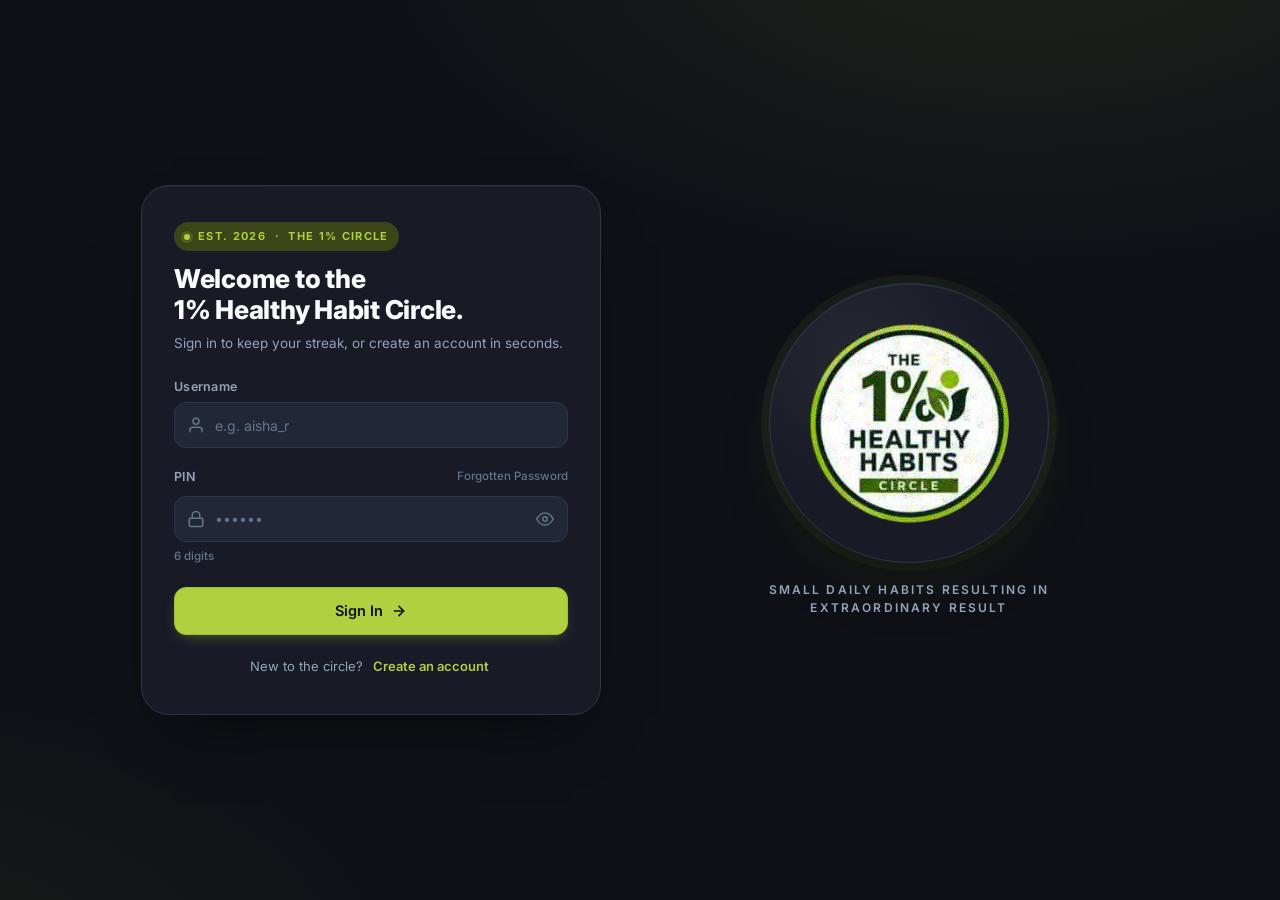
<file: Login/index.html>
<!DOCTYPE html>
<html lang="en">
<head>
  <meta charset="UTF-8">
  <meta name="viewport" content="width=device-width, initial-scale=1.0, viewport-fit=cover">
  <meta name="description" content="1% Healthy Habit Circle — sign in or create your account.">
  <title>1% Healthy Habit — Sign In</title>
  <link rel="icon" type="image/png" href="assets/logo-original.png">
  <link rel="preconnect" href="https://fonts.googleapis.com">
  <link rel="preconnect" href="https://fonts.gstatic.com" crossorigin>
  <link href="https://fonts.googleapis.com/css2?family=Inter:wght@400;500;600;700;800&display=swap" rel="stylesheet">
  <link rel="stylesheet" href="css/styles.css">
</head>
<body>

  <main class="auth-shell">
    <!-- LEFT: Auth card -->
    <section class="auth-card" aria-label="Sign in or create account">
      <header class="auth-head">
        <p class="auth-eyebrow">
          <span class="auth-eyebrow-dot" aria-hidden="true"></span>
          EST. 2026 &nbsp;·&nbsp; THE 1% CIRCLE
        </p>
        <h1 class="auth-welcome">Welcome to the<br>1% Healthy Habit Circle.</h1>
        <p class="auth-sub" id="authSub">Sign in to keep your streak, or create an account in seconds.</p>
      </header>

      <form id="authForm" class="auth-form" novalidate>
        <!-- Username -->
        <label class="field">
          <span class="field-label">Username</span>
          <div class="field-input-wrap">
            <svg class="field-icon" viewBox="0 0 24 24" width="18" height="18" fill="none" stroke="currentColor" stroke-width="2" stroke-linecap="round" stroke-linejoin="round" aria-hidden="true">
              <path d="M20 21v-2a4 4 0 0 0-4-4H8a4 4 0 0 0-4 4v2"></path>
              <circle cx="12" cy="7" r="4"></circle>
            </svg>
            <input id="usernameInput" name="username" type="text" class="text-input has-icon"
                   placeholder="e.g. aisha_r" autocomplete="username" autocapitalize="off" spellcheck="false" required>
          </div>
          <span class="field-error" id="usernameError" hidden>Please enter a username.</span>
        </label>

        <!-- PIN -->
        <label class="field">
          <span class="field-label">
            <span>PIN</span>
            <button id="forgotLink" class="forgot-link" type="button">Forgotten Password</button>
          </span>
          <div class="field-input-wrap">
            <svg class="field-icon" viewBox="0 0 24 24" width="18" height="18" fill="none" stroke="currentColor" stroke-width="2" stroke-linecap="round" stroke-linejoin="round" aria-hidden="true">
              <rect x="3" y="11" width="18" height="11" rx="2" ry="2"></rect>
              <path d="M7 11V7a5 5 0 0 1 10 0v4"></path>
            </svg>
            <input id="pinInput" name="pin" type="password" class="text-input has-icon"
                   placeholder="••••••" inputmode="numeric" pattern="[0-9]*" minlength="6" maxlength="6"
                   autocomplete="one-time-code" required>
            <button id="togglePinBtn" class="field-trailing" type="button" aria-label="Show PIN" title="Show PIN">
              <svg class="ico-eye" viewBox="0 0 24 24" width="18" height="18" fill="none" stroke="currentColor" stroke-width="2" stroke-linecap="round" stroke-linejoin="round" aria-hidden="true">
                <path d="M1 12s4-8 11-8 11 8 11 8-4 8-11 8-11-8-11-8z"></path>
                <circle cx="12" cy="12" r="3"></circle>
              </svg>
              <svg class="ico-eye-off" viewBox="0 0 24 24" width="18" height="18" fill="none" stroke="currentColor" stroke-width="2" stroke-linecap="round" stroke-linejoin="round" aria-hidden="true">
                <path d="M17.94 17.94A10.07 10.07 0 0 1 12 20c-7 0-11-8-11-8a18.45 18.45 0 0 1 5.06-5.94"></path>
                <path d="M9.9 4.24A9.12 9.12 0 0 1 12 4c7 0 11 8 11 8a18.5 18.5 0 0 1-2.16 3.19"></path>
                <path d="M14.12 14.12a3 3 0 1 1-4.24-4.24"></path>
                <line x1="1" y1="1" x2="23" y2="23"></line>
              </svg>
            </button>
          </div>
          <span class="field-meta" id="pinMeta" hidden>6 digits</span>
          <span class="field-error" id="pinError" hidden>Please, enter a six digit password.</span>
        </label>

        <!-- Signup-only: Gmail -->
        <label class="field" id="gmailField" hidden>
          <span class="field-label">
            <span>Gmail <span class="field-optional">(optional)</span></span>
          </span>
          <div class="field-input-wrap">
            <svg class="field-icon" viewBox="0 0 24 24" width="18" height="18" fill="none" stroke="currentColor" stroke-width="2" stroke-linecap="round" stroke-linejoin="round" aria-hidden="true">
              <path d="M4 4h16c1.1 0 2 .9 2 2v12c0 1.1-.9 2-2 2H4c-1.1 0-2-.9-2-2V6c0-1.1.9-2 2-2z"></path>
              <polyline points="22,6 12,13 2,6"></polyline>
            </svg>
            <input id="gmailInput" name="gmail" type="email" class="text-input has-icon"
                   placeholder="you@gmail.com (only used to recover your account)" autocomplete="email" spellcheck="false">
          </div>
          <span class="field-error" id="gmailError" hidden>Enter a valid Gmail address.</span>
          <span class="field-help">Optional. If you add one, we'll send a code to verify it before creating your account.</span>
          <button id="sendCodeBtn" class="btn btn-ghost" type="button" disabled>
            <span id="sendCodeLabel">Send Code</span>
          </button>
        </label>

        <button id="authSubmit" class="btn btn-primary auth-submit" type="submit">
          <span id="authSubmitLabel">Sign In</span>
          <svg viewBox="0 0 24 24" width="16" height="16" fill="none" stroke="currentColor" stroke-width="2.4" stroke-linecap="round" stroke-linejoin="round" aria-hidden="true">
            <line x1="5" y1="12" x2="19" y2="12"></line>
            <polyline points="12 5 19 12 12 19"></polyline>
          </svg>
        </button>

        <p class="auth-switch">
          <span id="authSwitchPrompt">New to the circle?</span>
          <button id="authSwitchBtn" type="button" class="link-btn">Create an account</button>
        </p>
      </form>
    </section>

    <!-- RIGHT: Logo + tagline -->
    <aside class="auth-side" aria-hidden="true">
      <div class="auth-logo-glow"></div>
      <div class="auth-logo-ring">
        <img class="auth-logo" src="assets/logo-original.png" alt="">
      </div>
      <p class="auth-tagline">SMALL DAILY HABITS RESULTING IN EXTRAORDINARY RESULT</p>
    </aside>
  </main>

  <!-- ============== FORGOT PASSWORD MODAL ============== -->
  <div id="forgotModal" class="modal" hidden aria-hidden="true" role="dialog" aria-modal="true" aria-labelledby="forgotTitle">
    <div class="modal-backdrop" data-close-modal></div>
    <div class="modal-card" role="document">
      <button class="modal-close" type="button" aria-label="Close" data-close-modal>&times;</button>
      <header class="modal-head">
        <p class="auth-eyebrow">
          <span class="auth-eyebrow-dot" aria-hidden="true"></span>
          RECOVER YOUR ACCOUNT
        </p>
        <h2 class="modal-title" id="forgotTitle">Forgotten password?</h2>
        <p class="modal-sub">Enter your username. If it matches an account, we'll email a 5-digit code to the Gmail you signed up with(if you added one while creating an account).</p>
      </header>
      <form id="forgotForm" class="auth-form" novalidate>
        <label class="field">
          <span class="field-label">Username</span>
          <div class="field-input-wrap">
            <svg class="field-icon" viewBox="0 0 24 24" width="18" height="18" fill="none" stroke="currentColor" stroke-width="2" stroke-linecap="round" stroke-linejoin="round" aria-hidden="true">
              <path d="M20 21v-2a4 4 0 0 0-4-4H8a4 4 0 0 0-4 4v2"></path>
              <circle cx="12" cy="7" r="4"></circle>
            </svg>
            <input id="forgotUsernameInput" name="username" type="text" class="text-input has-icon"
                   placeholder="e.g. fateemah" autocomplete="username" autocapitalize="off" spellcheck="false" required>
          </div>
          <span class="field-error" id="forgotUsernameError" hidden>Please enter your username.</span>
        </label>
        <button id="forgotSubmit" class="btn btn-primary auth-submit" type="submit">
          <span id="forgotSubmitLabel">Send Link</span>
          <svg viewBox="0 0 24 24" width="16" height="16" fill="none" stroke="currentColor" stroke-width="2.4" stroke-linecap="round" stroke-linejoin="round" aria-hidden="true">
            <line x1="5" y1="12" x2="19" y2="12"></line>
            <polyline points="12 5 19 12 12 19"></polyline>
          </svg>
        </button>
        <p class="modal-fallback">
          Forgot your username too? Message <a href="https://wa.me/2348141594944" target="_blank" rel="noopener" class="modal-fallback-link">+234 814 159 4944</a> on WhatsApp.
        </p>
      </form>
    </div>
  </div>

  <!-- ============== 5-BOX CODE ENTRY MODAL ============== -->
  <div id="codeModal" class="modal" hidden aria-hidden="true" role="dialog" aria-modal="true" aria-labelledby="codeTitle">
    <div class="modal-backdrop" data-close-modal></div>
    <div class="modal-card" role="document">
      <button class="modal-close" type="button" aria-label="Close" data-close-modal>&times;</button>
      <header class="modal-head">
        <p class="auth-eyebrow">
          <span class="auth-eyebrow-dot" aria-hidden="true"></span>
          ENTER THE CODE
        </p>
        <h2 class="modal-title" id="codeTitle">Enter the 5-digit code</h2>
        <p class="modal-sub" id="codeSub">We sent a 5-digit code to your Gmail. Type it in below.</p>
      </header>
      <form id="codeForm" class="auth-form" novalidate>
        <div class="code-boxes" id="codeBoxes" role="group" aria-label="5-digit code">
          <input class="code-box" type="text" inputmode="numeric" pattern="[0-9]*" maxlength="1" autocomplete="one-time-code" aria-label="Digit 1">
          <input class="code-box" type="text" inputmode="numeric" pattern="[0-9]*" maxlength="1" autocomplete="one-time-code" aria-label="Digit 2">
          <input class="code-box" type="text" inputmode="numeric" pattern="[0-9]*" maxlength="1" autocomplete="one-time-code" aria-label="Digit 3">
          <input class="code-box" type="text" inputmode="numeric" pattern="[0-9]*" maxlength="1" autocomplete="one-time-code" aria-label="Digit 4">
          <input class="code-box" type="text" inputmode="numeric" pattern="[0-9]*" maxlength="1" autocomplete="one-time-code" aria-label="Digit 5">
        </div>
        <span class="field-error" id="codeError" hidden>That code didn't match. Try again.</span>
        <p class="code-timer" id="codeTimer">Code expires in <span id="codeTimerValue">15:00</span></p>
        <button id="codeSubmit" class="btn btn-primary auth-submit" type="submit">
          <span id="codeSubmitLabel">Verify</span>
          <svg viewBox="0 0 24 24" width="16" height="16" fill="none" stroke="currentColor" stroke-width="2.4" stroke-linecap="round" stroke-linejoin="round" aria-hidden="true">
            <line x1="5" y1="12" x2="19" y2="12"></line>
            <polyline points="12 5 19 12 12 19"></polyline>
          </svg>
        </button>
        <button id="codeResendBtn" class="btn btn-ghost auth-resend" type="button" hidden>
          <span id="codeResendLabel">Resend code</span>
        </button>
      </form>
    </div>
  </div>

  <!-- ============== SET NEW PIN MODAL ============== -->
  <div id="newPinModal" class="modal" hidden aria-hidden="true" role="dialog" aria-modal="true" aria-labelledby="newPinTitle">
    <div class="modal-backdrop" data-close-modal></div>
    <div class="modal-card" role="document">
      <button class="modal-close" type="button" aria-label="Close" data-close-modal>&times;</button>
      <header class="modal-head">
        <p class="auth-eyebrow">
          <span class="auth-eyebrow-dot" aria-hidden="true"></span>
          SET A NEW PIN
        </p>
        <h2 class="modal-title" id="newPinTitle">Choose a new 6-digit PIN</h2>
        <p class="modal-sub">Pick a PIN you'll remember. Use it to sign in from now on.</p>
      </header>
      <form id="newPinForm" class="auth-form" novalidate>
        <label class="field">
          <span class="field-label">New PIN</span>
          <div class="field-input-wrap">
            <input id="newPinInput" name="newPin" type="password" class="text-input"
                   placeholder="••••••" inputmode="numeric" pattern="[0-9]*" minlength="6" maxlength="6" autocomplete="new-password" required>
          </div>
        </label>
        <label class="field">
          <span class="field-label">Confirm new PIN</span>
          <div class="field-input-wrap">
            <input id="newPinConfirm" name="newPinConfirm" type="password" class="text-input"
                   placeholder="••••••" inputmode="numeric" pattern="[0-9]*" minlength="6" maxlength="6" autocomplete="new-password" required>
          </div>
          <span class="field-error" id="newPinError" hidden>PINs don't match or aren't 6 digits.</span>
        </label>
        <button id="newPinSubmit" class="btn btn-primary auth-submit" type="submit">
          <span id="newPinSubmitLabel">Save PIN</span>
          <svg viewBox="0 0 24 24" width="16" height="16" fill="none" stroke="currentColor" stroke-width="2.4" stroke-linecap="round" stroke-linejoin="round" aria-hidden="true">
            <line x1="5" y1="12" x2="19" y2="12"></line>
            <polyline points="12 5 19 12 12 19"></polyline>
          </svg>
        </button>
      </form>
    </div>
  </div>

  <!-- Snackbar (toast) -->
  <div id="snackbar" class="snackbar" hidden role="status" aria-live="polite"></div>

  <script src="js/app.js"></script>
</body>
</html>
</file>
<file: Login/css/styles.css>
/* ============================================================
   1% Healthy Habit — Auth (Sign In / Sign Up)
   Reuses the Dark Bento theme palette from the Student tracker.
   ============================================================ */

:root {
  --bg:            #0F1117;
  --card:          #181B26;
  --card-alt:      #222738;
  --card-header:   #131620;

  --primary:       #B0D040;
  --primary-2:     #A0C030;
  --primary-3:     #90B020;
  --primary-cont:  #3B4517;
  --on-primary:    #0F1117;
  --success:       #90B020;
  --success-cont:  #2A330A;
  --error:         #F43F5E;
  --error-cont:    #4C0519;

  --border:        #2E354B;
  --border-hi:     #475569;

  --text:          #F8FAFC;
  --text-2:        #94A3B8;
  --text-muted:    #64748B;

  --r-md: 12px;
  --r-lg: 18px;
  --r-xl: 24px;
  --r-2xl: 28px;
  --ease: cubic-bezier(.2, .8, .2, 1);
}

* { box-sizing: border-box; }

html, body {
  margin: 0;
  padding: 0;
  background: var(--bg);
  color: var(--text);
  font-family: 'Inter', -apple-system, BlinkMacSystemFont, 'Segoe UI', Roboto, sans-serif;
  font-size: clamp(14px, 3.6vw, 16px);
  line-height: 1.5;
  -webkit-font-smoothing: antialiased;
  min-height: 100%;
}

/* Defensive: HTML5 `hidden` attribute beats any later display rule */
[hidden] { display: none !important; }

body {
  background:
    radial-gradient(1100px 600px at 80% -10%, rgba(176, 208, 64, 0.10), transparent 60%),
    radial-gradient(900px 500px at -10% 110%, rgba(144, 176, 32, 0.08), transparent 60%),
    var(--bg);
  min-height: 100vh;
}

/* ===== LAYOUT SHELL ===== */
.auth-shell {
  min-height: 100vh;
  display: grid;
  grid-template-columns: minmax(0, 1fr) minmax(0, 1fr);
  align-items: center;
  justify-items: center;
  gap: 40px;
  padding: 40px 32px;
  max-width: 1100px;
  margin: 0 auto;
}

/* ===== LEFT — AUTH CARD ===== */
.auth-card {
  width: 100%;
  max-width: 460px;
  background: var(--card);
  border: 1px solid var(--border);
  border-radius: var(--r-2xl);
  padding: 36px 32px;
  box-shadow:
    0 1px 0 rgba(255,255,255,0.04) inset,
    0 30px 60px -30px rgba(0,0,0,0.6);
}

.auth-head { margin-bottom: 24px; }

.auth-eyebrow {
  display: inline-flex;
  align-items: center;
  gap: 8px;
  margin: 0 0 12px;
  padding: 6px 10px;
  font-size: 11px;
  font-weight: 700;
  letter-spacing: 0.12em;
  color: var(--primary);
  background: var(--primary-cont);
  border-radius: 999px;
}
.auth-eyebrow-dot {
  width: 6px; height: 6px; border-radius: 50%;
  background: var(--primary);
  box-shadow: 0 0 0 3px rgba(176, 208, 64, 0.18);
}

#pinMeta[hidden] { display: none !important; }

.auth-welcome {
  margin: 0 0 8px;
  font-size: 26px;
  font-weight: 800;
  line-height: 1.2;
  letter-spacing: -0.01em;
  color: var(--text);
}
.auth-sub {
  margin: 0;
  color: var(--text-2);
  font-size: 13.5px;
}

/* ===== FORM ===== */
.auth-form {
  display: flex;
  flex-direction: column;
  gap: 16px;
  margin-top: 8px;
}

.field { display: flex; flex-direction: column; gap: 6px; }

.field-label {
  display: flex;
  align-items: center;
  justify-content: space-between;
  gap: 8px;
  font-size: 12.5px;
  font-weight: 600;
  color: var(--text-2);
  letter-spacing: 0.02em;
}
.field-optional { font-weight: 500; color: var(--text-muted); font-size: 11.5px; }
.field-meta    { font-weight: 500; color: var(--text-muted); font-size: 11.5px; }

.field-input-wrap {
  position: relative;
  display: flex;
  align-items: center;
  background: var(--card-alt);
  border: 1px solid var(--border);
  border-radius: var(--r-md);
  transition: border-color 160ms var(--ease), box-shadow 160ms var(--ease), background 160ms var(--ease);
}
.field-input-wrap:focus-within {
  border-color: var(--primary);
  box-shadow: 0 0 0 3px rgba(176, 208, 64, 0.18);
  background: #1d2233;
}
.field-input-wrap.is-error {
  border-color: var(--error);
  box-shadow: 0 0 0 3px rgba(244, 63, 94, 0.18);
}

.field-icon {
  position: absolute;
  left: 12px;
  top: 50%;
  transform: translateY(-50%);
  color: var(--text-muted);
  pointer-events: none;
}
.field-input-wrap:focus-within .field-icon { color: var(--primary); }

.text-input {
  width: 100%;
  height: 44px;
  padding: 0 14px;
  background: transparent;
  border: 0;
  outline: none;
  color: var(--text);
  font: inherit;
  font-size: 14px;
  border-radius: var(--r-md);
}
.text-input.has-icon { padding-left: 40px; }
.text-input::placeholder { color: var(--text-muted); }
.text-input:has(+ .field-trailing) { padding-right: 44px; }
.field-input-wrap .text-input { padding-right: 14px; }
.field-input-wrap:has(.field-trailing) .text-input { padding-right: 44px; }

.field-trailing {
  position: absolute;
  right: 6px;
  top: 50%;
  transform: translateY(-50%);
  width: 32px;
  height: 32px;
  display: inline-flex;
  align-items: center;
  justify-content: center;
  background: transparent;
  border: 0;
  color: var(--text-muted);
  border-radius: 8px;
  cursor: pointer;
  transition: color 120ms var(--ease), background 120ms var(--ease);
}
.field-trailing:hover { color: var(--text); background: rgba(255,255,255,0.04); }
.field-trailing .ico-eye-off { display: none; }
.field-trailing.is-revealed .ico-eye { display: none; }
.field-trailing.is-revealed .ico-eye-off { display: inline; }

.field-help  { font-size: 11.5px; color: var(--text-muted); }
.field-error { font-size: 12px;   color: var(--error);   font-weight: 500; }

.forgot-link {
  display: inline-flex;
  align-items: center;
  gap: 4px;
  padding: 4px 8px;
  margin-right: -8px;
  background: transparent;
  border: 0;
  color: var(--text-muted);
  font: inherit;
  font-size: 11.5px;
  font-weight: 500;
  cursor: pointer;
  border-radius: 8px;
  transition: color 120ms var(--ease), background 120ms var(--ease);
}
.forgot-link:hover {
  color: var(--primary);
  background: rgba(176, 208, 64, 0.08);
}

/* ===== BUTTONS ===== */
.btn {
  display: inline-flex;
  align-items: center;
  justify-content: center;
  gap: 8px;
  height: 44px;
  padding: 0 18px;
  font: inherit;
  font-size: 14px;
  font-weight: 600;
  border-radius: var(--r-md);
  border: 1px solid transparent;
  cursor: pointer;
  transition: transform 120ms var(--ease), background 160ms var(--ease), border-color 160ms var(--ease), box-shadow 160ms var(--ease);
}
.btn:active { transform: translateY(1px); }
.btn:disabled { opacity: 0.6; cursor: not-allowed; }

.btn-primary {
  background: var(--primary);
  color: var(--on-primary);
  border-color: var(--primary-2);
  box-shadow: 0 6px 16px -8px rgba(176, 208, 64, 0.55);
}
.btn-primary:hover { background: var(--primary-2); }
.btn-primary:focus-visible { outline: 3px solid rgba(176, 208, 64, 0.35); outline-offset: 2px; }

.auth-submit { margin-top: 6px; height: 48px; font-size: 14.5px; }

.auth-switch {
  display: flex;
  align-items: center;
  justify-content: center;
  gap: 6px;
  margin: 4px 0 0;
  font-size: 13px;
  color: var(--text-2);
}
.link-btn {
  background: transparent;
  border: 0;
  color: var(--primary);
  font: inherit;
  font-weight: 600;
  cursor: pointer;
  padding: 2px 4px;
  border-radius: 6px;
}
.link-btn:hover { color: var(--primary-2); text-decoration: underline; text-underline-offset: 3px; }

/* ===== RIGHT — CIRCULAR LOGO ===== */
.auth-side {
  position: relative;
  display: flex;
  flex-direction: column;
  align-items: center;
  justify-content: center;
  gap: 18px;
  width: 100%;
  min-height: 360px;
}
.auth-logo-glow {
  position: absolute;
  inset: 0;
  margin: auto;
  width: 360px;
  height: 360px;
  border-radius: 50%;
  background: radial-gradient(circle at center, rgba(176, 208, 64, 0.22), rgba(176, 208, 64, 0) 65%);
  filter: blur(8px);
  z-index: 0;
}
.auth-logo-ring {
  position: relative;
  z-index: 1;
  width: 280px;
  height: 280px;
  border-radius: 50%;
  display: flex;
  align-items: center;
  justify-content: center;
  background:
    radial-gradient(circle at 30% 25%, rgba(255,255,255,0.06), transparent 50%),
    var(--card);
  border: 1px solid var(--border);
  box-shadow:
    0 1px 0 rgba(255,255,255,0.05) inset,
    0 30px 60px -25px rgba(0,0,0,0.7),
    0 0 0 8px rgba(176, 208, 64, 0.06);
  animation: ring-pulse 6s ease-in-out infinite;
}
@keyframes ring-pulse {
  0%, 100% { box-shadow: 0 1px 0 rgba(255,255,255,0.05) inset, 0 30px 60px -25px rgba(0,0,0,0.7), 0 0 0 8px rgba(176, 208, 64, 0.06); }
  50%      { box-shadow: 0 1px 0 rgba(255,255,255,0.05) inset, 0 30px 60px -25px rgba(0,0,0,0.7), 0 0 0 14px rgba(176, 208, 64, 0.10); }
}
.auth-logo {
  width: 200px;
  height: 200px;
  border-radius: 50%;
  object-fit: cover;
  display: block;
}
.auth-tagline {
  position: relative;
  z-index: 1;
  margin: 0;
  color: var(--text-2);
  font-size: 12px;
  font-weight: 600;
  letter-spacing: 0.18em;
  text-align: center;
  max-width: 360px;
  line-height: 1.5;
  text-transform: uppercase;
}

/* ===== MODAL ===== */
.modal[hidden] { display: none !important; }
.modal {
  position: fixed;
  inset: 0;
  z-index: 200;
  display: flex;
  align-items: center;
  justify-content: center;
  padding: 24px;
}
.modal-backdrop {
  position: absolute;
  inset: 0;
  background: rgba(8, 10, 16, 0.65);
  backdrop-filter: blur(6px);
  -webkit-backdrop-filter: blur(6px);
  animation: modal-fade 180ms var(--ease);
}
@keyframes modal-fade { from { opacity: 0; } to { opacity: 1; } }

.modal-card {
  position: relative;
  width: 100%;
  max-width: 420px;
  background: var(--card);
  border: 1px solid var(--border);
  border-radius: var(--r-2xl);
  padding: 32px 28px 28px;
  box-shadow:
    0 1px 0 rgba(255,255,255,0.05) inset,
    0 30px 60px -20px rgba(0,0,0,0.7);
  animation: modal-pop 220ms var(--ease);
}
@keyframes modal-pop {
  from { opacity: 0; transform: translateY(8px) scale(0.98); }
  to   { opacity: 1; transform: translateY(0)    scale(1); }
}

.modal-close {
  position: absolute;
  top: 12px;
  right: 14px;
  width: 32px;
  height: 32px;
  display: inline-flex;
  align-items: center;
  justify-content: center;
  background: transparent;
  border: 0;
  color: var(--text-muted);
  font-size: 22px;
  line-height: 1;
  border-radius: 8px;
  cursor: pointer;
  transition: color 120ms var(--ease), background 120ms var(--ease);
}
.modal-close:hover { color: var(--text); background: rgba(255,255,255,0.06); }

.modal-head { margin-bottom: 20px; }
.modal-title {
  margin: 0 0 6px;
  font-size: 20px;
  font-weight: 800;
  letter-spacing: -0.01em;
  color: var(--text);
}
.modal-sub {
  margin: 0;
  color: var(--text-2);
  font-size: 13px;
}

.modal-fallback {
  margin: 14px 0 0;
  padding: 12px 14px;
  background: rgba(255,255,255,0.03);
  border: 1px dashed var(--border);
  border-radius: var(--r-md);
  font-size: 12.5px;
  color: var(--text-2);
  line-height: 1.5;
  text-align: center;
}
.modal-fallback-link {
  color: var(--primary);
  font-weight: 600;
  text-decoration: none;
}
.modal-fallback-link:hover { text-decoration: underline; text-underline-offset: 3px; }

/* ===== 5-BOX CODE ENTRY ===== */
.code-boxes {
  display: flex;
  gap: 10px;
  justify-content: center;
  padding: 8px 0 4px;
}
.code-box {
  width: 48px;
  height: 56px;
  text-align: center;
  font: inherit;
  font-size: 22px;
  font-weight: 700;
  color: var(--text);
  background: var(--card-alt);
  border: 1px solid var(--border);
  border-radius: var(--r-md);
  outline: none;
  transition: border-color 160ms var(--ease), box-shadow 160ms var(--ease), background 160ms var(--ease);
}
.code-box:focus {
  border-color: var(--primary);
  background: #1d2233;
  box-shadow: 0 0 0 3px rgba(176, 208, 64, 0.18);
}
.code-box.is-error {
  border-color: var(--error);
  box-shadow: 0 0 0 3px rgba(244, 63, 94, 0.18);
}

/* ===== GHOST BUTTON (used for "Send Code") ===== */
.btn-ghost {
  background: transparent;
  color: var(--primary);
  border: 1px solid var(--border);
  height: 38px;
  padding: 0 14px;
  font-size: 12.5px;
  align-self: flex-start;
}
.btn-ghost:hover:not(:disabled) {
  border-color: var(--primary);
  background: rgba(176, 208, 64, 0.08);
}
.btn-ghost:disabled { opacity: 0.45; cursor: not-allowed; }

/* ===== 5-BOX CODE TIMER + RESEND ===== */
.code-timer {
  margin: 0;
  text-align: center;
  font-size: 12px;
  font-weight: 600;
  letter-spacing: 0.04em;
  color: var(--text-muted);
}
.code-timer.is-warning { color: #FBBF24; }
.code-timer.is-expired { color: var(--error); }
.auth-resend { align-self: center; margin-top: -2px; }

/* ===== SNACKBAR ===== */
.snackbar {
  position: fixed;
  left: 50%;
  bottom: 24px;
  transform: translateX(-50%) translateY(20px);
  background: var(--card);
  color: var(--text);
  border: 1px solid var(--border);
  border-left: 3px solid var(--primary);
  padding: 12px 16px;
  border-radius: var(--r-md);
  box-shadow: 0 20px 40px -20px rgba(0,0,0,0.6);
  font-size: 13px;
  font-weight: 500;
  display: flex;
  align-items: center;
  gap: 10px;
  opacity: 0;
  pointer-events: none;
  transition: opacity 200ms var(--ease), transform 200ms var(--ease);
  z-index: 100;
  max-width: calc(100% - 32px);
}
.snackbar.is-visible {
  opacity: 1;
  transform: translateX(-50%) translateY(0);
}
.snackbar.is-error   { border-left-color: var(--error);   }
.snackbar.is-success { border-left-color: var(--success); }
.snackbar-icon {
  display: inline-flex;
  align-items: center;
  justify-content: center;
  width: 22px; height: 22px;
  border-radius: 50%;
  background: var(--primary-cont);
  color: var(--primary);
  flex: none;
}
.snackbar.is-error   .snackbar-icon { background: var(--error-cont);   color: var(--error);   }
.snackbar.is-success .snackbar-icon { background: var(--success-cont); color: var(--success); }

/* ===== RESPONSIVE ===== */
@media (max-width: 880px) {
  .auth-shell {
    grid-template-columns: 1fr;
    gap: 28px;
    padding: 24px 18px;
  }
  .auth-card { padding: 28px 22px; }
  .auth-welcome { font-size: 22px; }
  .auth-side { min-height: 280px; }
  .auth-logo-ring { width: 220px; height: 220px; }
  .auth-logo { width: 156px; height: 156px; }
  .auth-logo-glow { width: 280px; height: 280px; }
}

@media (max-width: 480px) {
  /* The decorative logo panel is for desktop only. On a phone
     the form is all the user came for — hide the rest. */
  .auth-side           { display: none; }
  .auth-shell          { gap: 0; padding: 18px; }
  .auth-card           { padding: 22px 18px; border-radius: var(--r-xl); }
  .auth-welcome        { font-size: clamp(20px, 5.5vw, 24px); }
  .auth-eyebrow        { font-size: 10px; }
  .modal               { padding: 14px; }
  .modal-card          { padding: 22px 18px 18px; border-radius: var(--r-xl); }
  .modal-title         { font-size: 18px; }
  .modal-close         { width: 44px; height: 44px; }
  .field-trailing      { width: 44px; height: 44px; right: 4px; }
  .code-box            { width: 42px; height: 52px; font-size: 20px; }
  .code-boxes          { gap: 6px; }
  .btn-ghost           { height: 44px; align-self: stretch; }
  .modal-fallback      { overflow-wrap: anywhere; }
}

@media (max-width: 380px) {
  .code-box { width: 38px; height: 48px; font-size: 18px; }
  .code-boxes { gap: 4px; }
}
</file>
